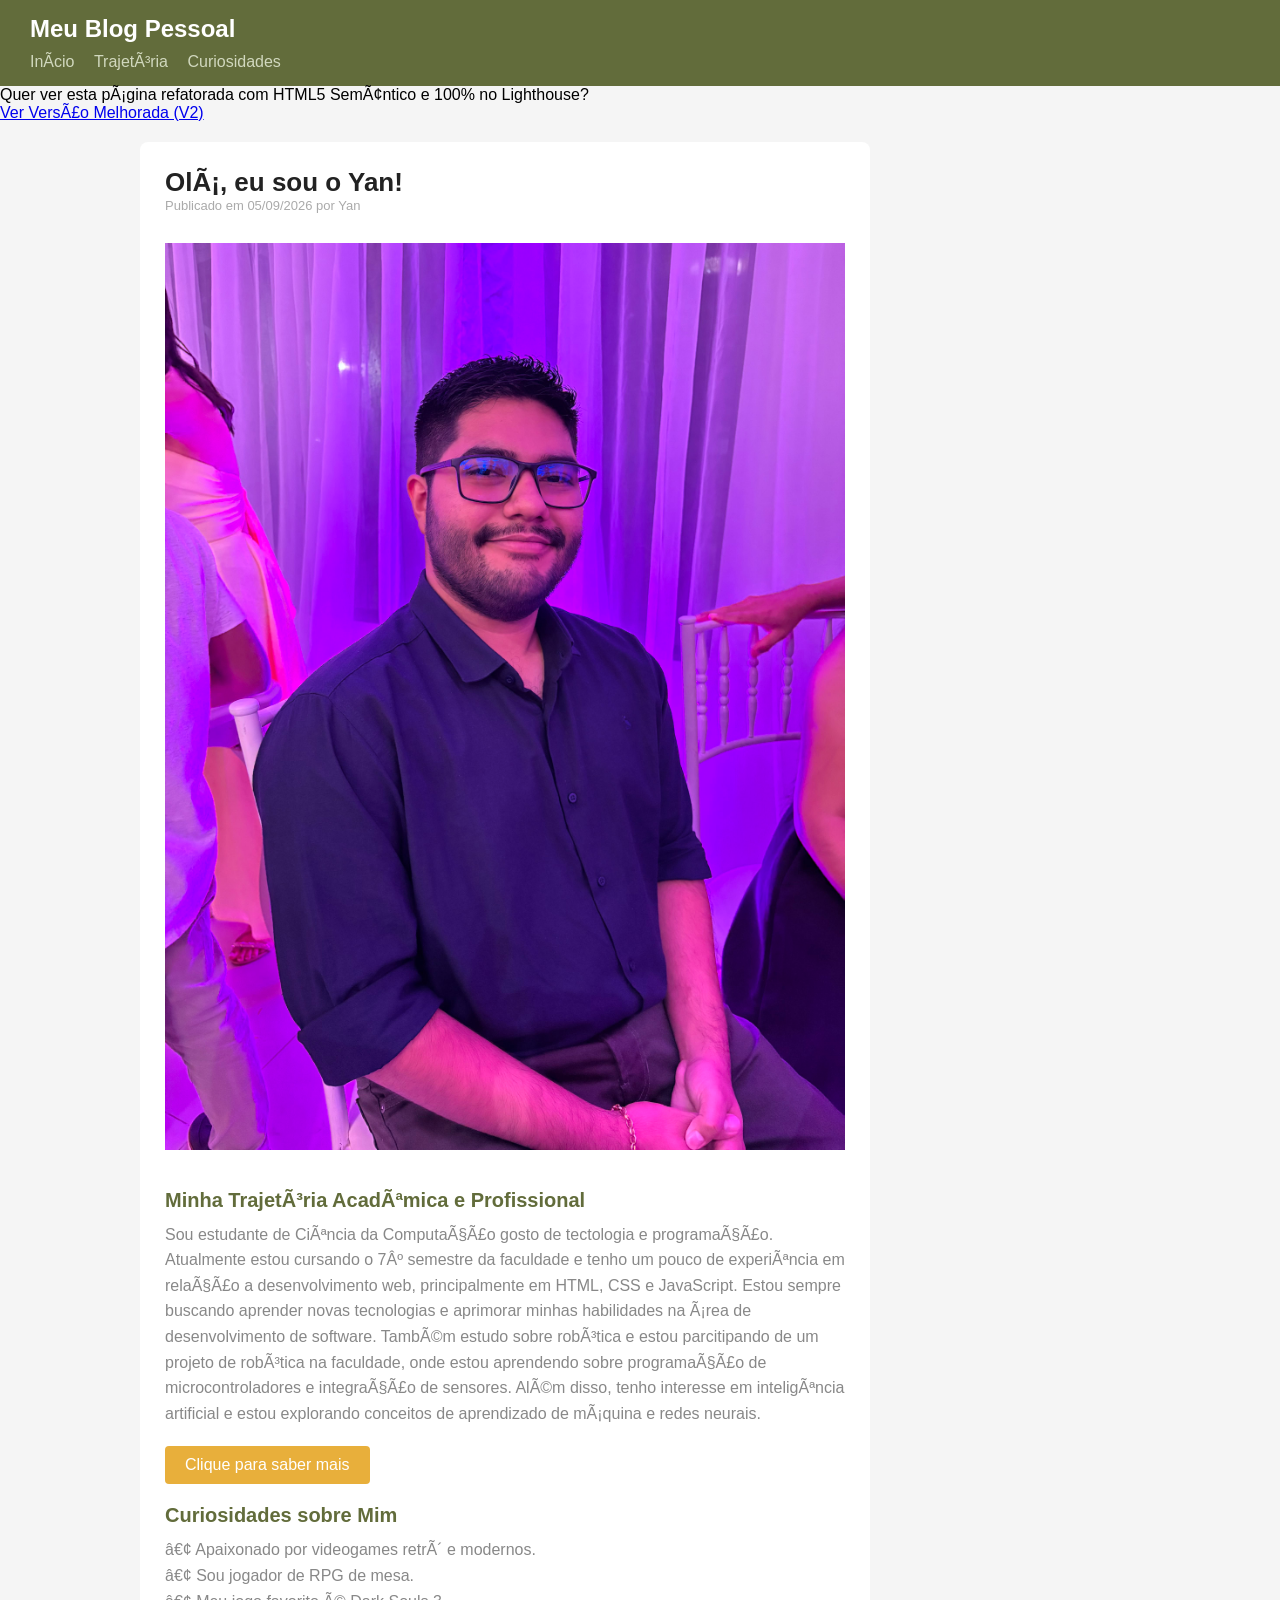
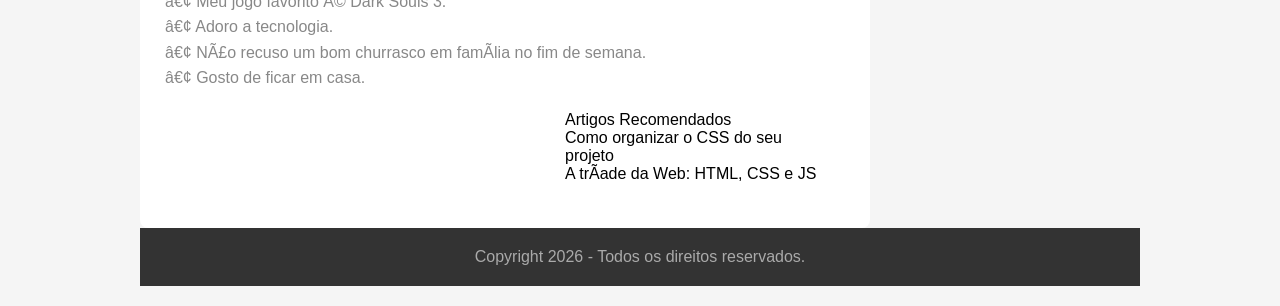
<file: Não-semântico/index.html>
<!DOCTYPE html>
<html>
<head>
<!-- Falhas intencionais: Ausência de meta charset, viewport e description -->
<title>pagina</title>
<link rel="stylesheet" href="style.css">
</head>
<body>
<!-- Topo Não Semântico -->
<div class="topo">
  <div class="nome-site">Meu Blog Pessoal</div>
  <div class="links-menu">
    <div class="link-item" onclick="alert('Indo para Início')">Início</div>
    <div class="link-item" onclick="alert('Indo para Trajetória')">Trajetória</div>
    <div class="link-item" onclick="alert('Indo para Curiosidades')">Curiosidades</div>
  </div>
</div>
<div class="banner-versao2">
  <p> Quer ver esta página refatorada com HTML5 Semântico e 100% no Lighthouse?</p>
  <a href="../Semântico/index.html" class="btn-ir-versao2">Ver Versão Melhorada (V2)</a>
</div>
<div class="corpo-pagina">
  <!-- Bloco de Conteúdo Principal -->
  <div class="conteudo-principal">
    <div class="post-perfil">
      <div class="titulo-post">Olá, eu sou o Yan!</div>
      <div class="subtitulo-autor">Publicado em 05/09/2026 por Yan</div>
      <div class="bloco-foto">
       
        <img src="src/Yan.jpg" alt="Foto de Yan" class="foto-perfil">
      </div>
      <div class="secao-texto">
        <div class="titulo-secao">Minha Trajetória Acadêmica e Profissional</div>
        <div class="texto">
          Sou estudante de Ciência da Computação gosto de tectologia e programação. Atualmente estou cursando o 7º semestre da faculdade e tenho um pouco de experiência em relação a desenvolvimento web, principalmente em HTML, CSS e JavaScript. Estou sempre buscando aprender novas tecnologias e aprimorar minhas habilidades na área de desenvolvimento de software.
          Também estudo sobre robótica e estou parcitipando de um projeto de robótica na faculdade, onde estou aprendendo sobre programação de microcontroladores e integração de sensores. Além disso, tenho interesse em inteligência artificial e estou explorando conceitos de aprendizado de máquina e redes neurais. 
      </div>
      <!-- Elemento de interação inacessível (sem tag button, sem foco por teclado) -->
      <div class="botao-interativo" id="btn-mensagem">
        Clique para saber mais
      </div>
      <div id="mensagem-secreta" style="display:none; margin-top:15px; color:#aaa;">
        "O segredo da web moderna é a constante evolução!"
      </div>
    </div>
    <div class="secao-texto">
      <div class="titulo-secao">Curiosidades sobre Mim</div>
      <div class="texto">
        • Apaixonado por videogames retrô e modernos.<br>
        • Sou jogador de RPG de mesa.<br>
        • Meu jogo favorito é Dark Souls 3.<br>
        • Adoro a tecnologia.<br>
        • Não recuso um bom churrasco em família no fim de semana.<br>
        • Gosto de ficar em casa.<br>
        
      </div>
    </div>
  </div>
  <!-- Barra Lateral -->
  <div class="barra-lateral">
    <div class="titulo-lateral">Artigos Recomendados</div>
    <div class="item-lateral">Como organizar o CSS do seu projeto</div>
    <div class="item-lateral">A tríade da Web: HTML, CSS e JS</div>
  </div>
</div>
<!-- Rodapé -->
<div class="rodape">
  <div>Copyright 2026 - Todos os direitos reservados.</div>
</div>
<script src="script.js"></script>
</body>
</html>
</file>
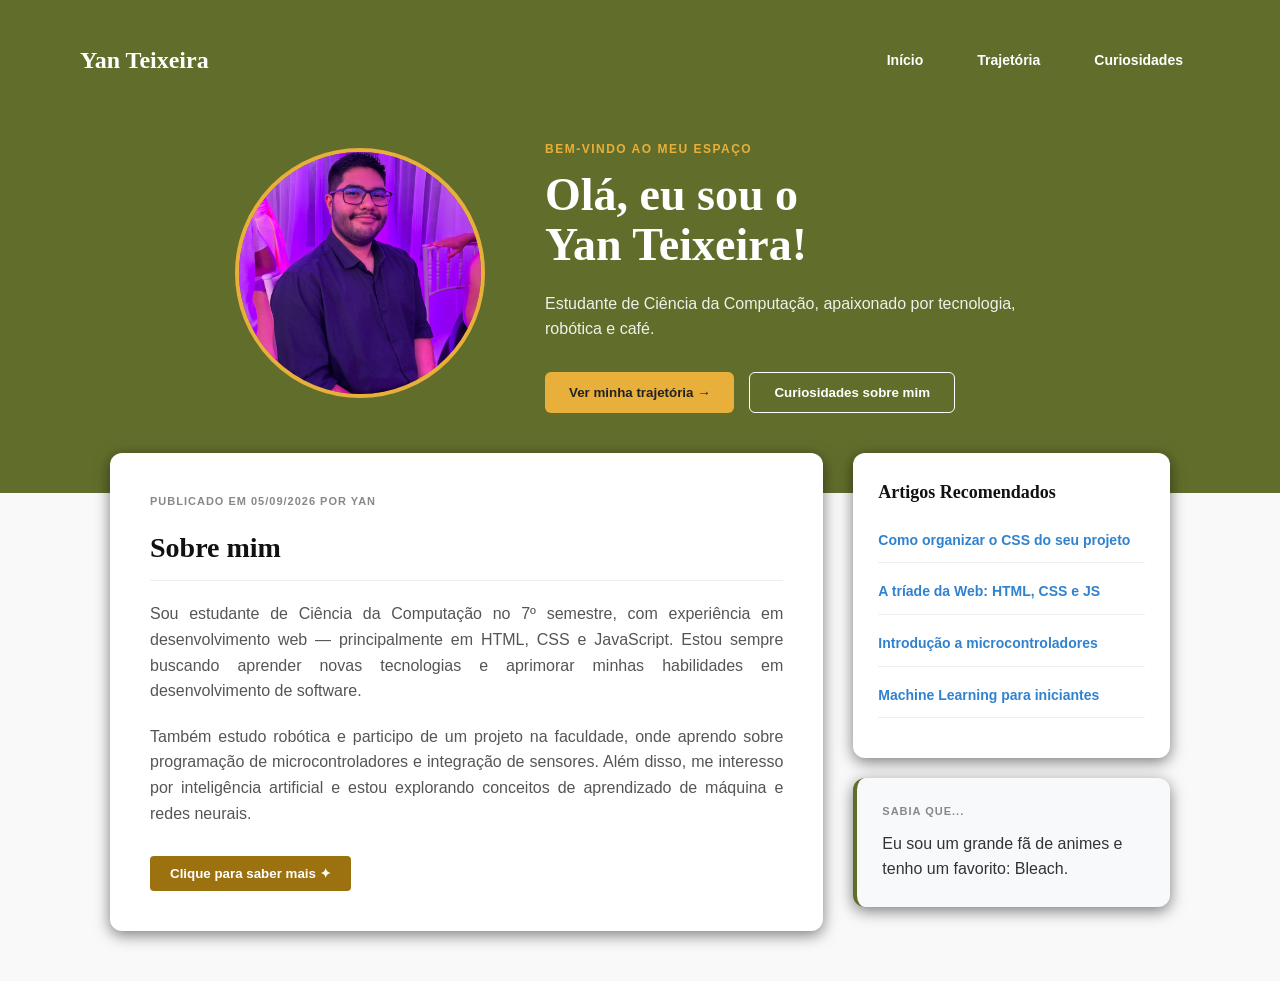
<file: Semântico/index.html>
<!DOCTYPE html>
<html lang="pt-BR">
<head>
    <meta charset="UTF-8">
    <title>Blog Yan Teixeira</title>
    <link rel="stylesheet" href="style.css">
    
</head>
<body>
    <!-- 1. CABEÇALHO FIXO: Fica de fora das páginas para nunca sumir da tela -->
    <header class="fundo-verde" style="padding-bottom: 0;">
        <div class="topo-container">
            <div class="logo">Yan Teixeira</div>
            <nav class="menu">
                <a href="#inicio" onclick="trocarPagina('inicio')">Início</a>
                <a href="#trajetoria" onclick="trocarPagina('trajetoria')">Trajetória</a>
                <a href="#curiosidades" onclick="trocarPagina('curiosidades')">Curiosidades</a>
            </nav>
        </div>
    </header>

    <!-- 2. PÁGINA 1: INÍCIO (Toda a apresentação agora está agrupada aqui) -->
    <div id="inicio" class="pagina-conteudo">
        <div class="fundo-verde">
            <section class="hero-container">
                <div class="hero-imagem">
                    <img src="src/Yan.jpg" alt="Foto de Yan Teixeira">
                </div>
                <div class="hero-texto">
                    <span class="boas-vindas">BEM-VINDO AO MEU ESPAÇO</span>
                    <h1>Olá, eu sou o<br>Yan Teixeira!</h1>
                    <p>Estudante de Ciência da Computação, apaixonado por tecnologia, robótica e café.</p>
                    
                    <div class="botoes">
                        <button class="btn-primario" onclick="trocarPagina('trajetoria')">Ver minha trajetória →</button>
                        <button class="btn-secundario" onclick="trocarPagina('curiosidades')">Curiosidades sobre mim</button>
                    </div>
                </div>
            </section>
        </div>
        
        <main class="conteudo-principal">
            <article class="secao-sobre">
                <span class="data-publicacao">PUBLICADO EM 05/09/2026 POR YAN</span>
                <h2>Sobre mim</h2>
                <p>Sou estudante de Ciência da Computação no 7º semestre, com experiência em desenvolvimento web — principalmente em HTML, CSS e JavaScript. Estou sempre buscando aprender novas tecnologias e aprimorar minhas habilidades em desenvolvimento de software.</p>
                <p>Também estudo robótica e participo de um projeto na faculdade, onde aprendo sobre programação de microcontroladores e integração de sensores. Além disso, me interesso por inteligência artificial e estou explorando conceitos de aprendizado de máquina e redes neurais.</p>
                <button class="btn-acao-escura">Clique para saber mais ✦</button>
            </article>

            <aside class="barra-lateral">
                <div class="card">
                    <h3>Artigos Recomendados</h3>
                    <ul class="lista-links">
                        <li><a href="#">Como organizar o CSS do seu projeto</a></li>
                        <li><a href="#">A tríade da Web: HTML, CSS e JS</a></li>
                        <li><a href="#">Introdução a microcontroladores</a></li>
                        <li><a href="#">Machine Learning para iniciantes</a></li>
                    </ul>
                </div>
                
                <div class="card card-destaque">
                    <span class="sabia-que">SABIA QUE...</span>
                    <p>Eu sou um grande fã de animes e tenho um favorito: Bleach.</p>
                </div>
            </aside>
        </main>
    </div>
    
    <!-- PÁGINA 2: TRAJETÓRIA -->
    <section id="trajetoria" class="pagina-conteudo oculta secao-clara">
        <div class="cabecalho-secao">
            <span class="subtitulo-secao">MINHA HISTÓRIA</span>
            <h2>Trajetória Acadêmica<br>e Profissional</h2>
            <p>Uma jornada construída com curiosidade, dedicação e muito código.</p>
        </div>

        <div class="linha-do-tempo">
            <!-- Item 1 -->
            <div class="item-timeline">
                <div class="icone-timeline">🎓</div>
                <div class="conteudo-timeline">
                    <span class="ano-timeline">2023</span>
                    <h3>Início na Computação</h3>
                    <p>Ingressei no curso de Ciência da Computação e tive meu primeiro contato com lógica de programação e algoritmos.</p>
                </div>
            </div>
            <!-- Item 2 -->
            <div class="item-timeline">
                <div class="icone-timeline">💻</div>
                <div class="conteudo-timeline">
                    <span class="ano-timeline">2024</span>
                    <h3>Desenvolvimento Web</h3>
                    <p>Aprofundei estudos em HTML, CSS e JavaScript, construindo projetos pessoais e entendendo a tríade da web moderna.</p>
                </div>
            </div>
            <!-- Item 3 -->
            <div class="item-timeline">
                <div class="icone-timeline">🤖</div>
                <div class="conteudo-timeline">
                    <span class="ano-timeline">2026</span>
                    <h3>Projeto de Robótica</h3>
                    <p>Entrei para um projeto de robótica na faculdade, aprendendo sobre microcontroladores e integração de sensores físicos.</p>
                </div>
            </div>
            <!-- Item 4 -->
            <div class="item-timeline">
                <div class="icone-timeline">🧠</div>
                <div class="conteudo-timeline">
                    <span class="ano-timeline">2026</span>
                    <h3>Inteligência Artificial</h3>
                    <p>Explorando conceitos de aprendizado de máquina e redes neurais aplicadas a problemas reais.</p>
                </div>
            </div>
        </div>
    </section>

    <!-- PÁGINA 3: CURIOSIDADES -->
    <section id="curiosidades" class="pagina-conteudo oculta secao-clara">
        <div class="cabecalho-secao">
            <span class="subtitulo-secao">ALÉM DO CÓDIGO</span>
            <h2>Curiosidades sobre Mim</h2>
            
        </div>

        <div class="grid-curiosidades">
            <div class="card-curiosidade verde">
                <div class="icone-curiosidade">🎮</div>
                <h3>Gamer de coração</h3>
                <p>Apaixonado por videogames retrô e modernos — de Super Mario a RPGs modernos, sou fã de qualquer era do gaming. Meu jogo favorito é Dark souls 3.</p>
            </div>
            
            <div class="card-curiosidade laranja">
                <div class="icone-curiosidade">🥋</div>
                <h3>Esportes</h3>
                <p>Pratiquei Karate por 5 anos e handebol por 2 anos. Disputei alguns campeonatos estaduais de ambos os esportes.</p>
            </div>
            
            <div class="card-curiosidade rosa">
                <div class="icone-curiosidade">🌸</div>
                <h3>Animes</h3>
                <p>Gosto bastante de animes. Meu favorito é Bleach</p>
            </div>
            
            <div class="card-curiosidade vermelho">
                <div class="icone-curiosidade">🍖</div>
                <h3>Churrasco em família</h3>
                <p>Não recuso um bom churrasco em família no fim de semana. Laços humanos também são parte do código de vida.</p>
            </div>
            
            <div class="card-curiosidade cinza">
                <div class="icone-curiosidade">🔬</div>
                <h3>Cientista Curioso</h3>
                <p>Interesse profundo em inteligência artificial — explorar redes neurais é como desvendar uma nova linguagem da natureza.</p>
            </div>
            
            <div class="card-curiosidade roxo">
                <div class="icone-curiosidade">⚡</div>
                <h3>Maker & Hardware</h3>
                <p>Projetos com Arduino e microcontroladores são uma paixão paralela — quando o código faz algo físico acontecer, a magia é real.</p>
            </div>
        </div>
    </section>

    <!-- O Script manipula a DOM e altera as classes destas seções -->
    <script src="script.js"></script>
</body>
</html>
</file>
<file: Não-semântico/style.css>
* { margin: 0; padding: 0; }
body { font-family: Arial, sans-serif; background-color: #f5f5f5; }
/* Largura fixa: QUEBRA no celular gerando barra de rolagem horizontal */
.corpo-pagina { width: 1000px; margin: 20px auto; }
.topo { background-color: #626C3B; color: #fff; padding: 15px 30px; }
.nome-site { font-size: 24px; font-weight: bold; }
.links-menu { margin-top: 10px; }
.link-item { display: inline-block; margin-right: 15px; cursor: pointer; color: #d1d8be; }
.conteudo-principal { float: left; width: 680px; background: white; padding: 25px; border-radius: 8px; }
.barra-lateral { float: right; width: 260px; background: white; padding: 20px; border-radius: 8px; }
.foto-perfil { width: 100%; margin: 15px 0; }
/* Falha WCAG: Cinza claro difícil de ler */
.texto { line-height: 1.6; color: #888; }
.titulo-post { font-size: 26px; font-weight: bold; color: #222; }
/* Falha WCAG: Contraste insuficiente com fundo branco */
.subtitulo-autor { font-size: 13px; color: #aaa; margin-bottom: 15px; }
.titulo-secao { font-size: 20px; font-weight: bold; margin: 20px 0 10px 0; color: #626C3B; }
/* Falha WCAG: Amarelo com texto branco tem baixo contraste */
.botao-interativo { display: inline-block; background-color: #E8AF3B; color: #ffffff; padding: 10px 20px; margin-top: 20px; border-radius: 4px; cursor: pointer; }
.rodape { clear: both; background: #333; color: #aaa; text-align: center; padding: 20px; margin-top: 40px; }
</file>
<file: Semântico/style.css>
/* Variáveis para padronizar as cores do site[cite: 3] */
:root {
    --cor-primaria: #616e2b; /* Verde oliva escuro[cite: 3] */
    --cor-destaque: #E8AF3B; /* Amarelo da borda e botão */
    --cor-fundo-claro: #F9F9F9;
    --cor-texto-escuro: #333333;
    --cor-texto-claro: #FFFFFF;
    --sombra-card: 0 4px 15px rgba(0, 0, 0, 0.5); /* Sombra difusa[cite: 3] */
    --fonte-titulos: 'Georgia', 'Times New Roman', serif;
    --fonte-textos: 'Open Sans', 'Arial', sans-serif;
}
.oculta {
    display: none !important;
}

* {
    margin: 0;
    padding: 0;
    box-sizing: border-box;
}

body {
    font-family: var(--fonte-textos);
    background-color: var(--cor-fundo-claro);
    color: var(--cor-texto-escuro);
    line-height: 1.6;
}


.fundo-verde {
    background-color: var(--cor-primaria);
    color: var(--cor-texto-claro);
    padding-bottom: 80px; 
    padding-top: 10px; /* Espaço entre o topo e o conteúdo */
}

.topo-container {
    display: flex;
    justify-content: space-between; /* Afasta o logo do menu[cite: 9] */
    align-items: center;
    max-width: 1200px;
    margin: 0 auto;
    padding: 30px 40px;
}

.logo {
    font-family: var(--fonte-titulos);
    font-size: 24px;
    font-weight: bold;
}

.menu {
    display: flex;
    gap: 20px;
}

.menu a {
    color: var(--cor-texto-claro);
    text-decoration: none;
    font-size: 14px;
    font-weight: bold;
    padding: 8px 16px;
    border-radius: 6px;
    border: 1px solid transparent;
    transition: all 0.3s;
}

/* Efeito no link do menu ativo e ao passar o mouse */
.menu a.ativo, .menu a:hover {
    border: 1px solid rgba(255, 255, 255, 0.4);
    background-color: rgba(255, 255, 255, 0.1);
}


.hero-container {
    display: flex;
    align-items: center;
    justify-content: center;
    gap: 60px;
    max-width: 1000px;
    margin: 20px auto 0 auto;
    padding: 0 20px;
}

.hero-imagem img {
    width: 250px;
    height: 250px;
    border-radius: 50%; /* Torna a foto perfeitamente redonda */
    border: 4px solid var(--cor-destaque);
    object-fit: cover;
}

.hero-texto {
    max-width: 500px;
}

.boas-vindas {
    color: var(--cor-destaque);
    font-size: 12px;
    font-weight: bold;
    letter-spacing: 1.5px;
    text-transform: uppercase;
    display: block;
    margin-bottom: 10px;
}

.hero-texto h1 {
    font-family: var(--fonte-titulos);
    font-size: 46px;
    line-height: 1.1;
    margin-bottom: 20px;
}

.hero-texto p {
    font-size: 16px;
    opacity: 0.9;
    margin-bottom: 30px;
}

/* Botões do topo */
.botoes {
    display: flex;
    gap: 15px;
}

.btn-primario {
    background-color: var(--cor-destaque);
    color: #222;
    border: none;
    padding: 12px 24px;
    font-weight: bold;
    border-radius: 6px;
    cursor: pointer;
    transition: transform 0.3s ease;
}



.btn-primario:hover {
    transform: translateY(-2px);
}

.btn-secundario {
    background-color: transparent;
    color: var(--cor-texto-claro);
    border: 1px solid var(--cor-texto-claro);
    padding: 12px 24px;
    font-weight: bold;
    border-radius: 6px;
    cursor: pointer;
    transition: background-color 0.3s ease;
}

.btn-secundario:hover {
    background-color: rgba(255, 255, 255, 0.1);
}

.conteudo-principal {
    display: flex; /* Coloca a seção de texto e a lateral lado a lado[cite: 3] */
    gap: 30px;
    max-width: 1100px;
    margin: -40px auto 50px auto; /* A margem negativa sobe a caixa branca sobre o fundo verde */
    padding: 0 20px;
    align-items: flex-start;
}

/* Caixa principal (Esquerda) */
.secao-sobre {
    flex: 2; /* Ocupa o dobro do espaço da barra lateral */
    background-color: #FFFFFF;
    padding: 40px;
    border-radius: 12px;
    box-shadow: var(--sombra-card);
}

.data-publicacao {
    font-size: 11px;
    font-weight: bold;
    color: #888;
    letter-spacing: 1px;
    display: block;
    margin-bottom: 15px;
}

.secao-sobre h2 {
    font-family: var(--fonte-titulos);
    font-size: 28px;
    color: #111;
    margin-bottom: 20px;
    border-bottom: 1px solid #EEEEEE;
    padding-bottom: 10px;
}

.secao-sobre p {
    margin-bottom: 20px;
    color: #555;
    text-align: justify;
}

.btn-acao-escura {
    background-color: #9C7210;
    color: #FFF;
    border: none;
    padding: 10px 20px;
    font-weight: bold;
    border-radius: 4px;
    cursor: pointer;
    margin-top: 10px;
}

/* Barra Lateral (Direita) */
.barra-lateral {
    flex: 1; /* Ocupa espaço menor na tela */
    display: flex;
    flex-direction: column;
    gap: 20px;
}

.card {
    background-color: #FFFFFF;
    padding: 25px;
    border-radius: 12px;
    box-shadow: var(--sombra-card);
}

.card h3 {
    font-family: var(--fonte-titulos);
    font-size: 18px;
    color: #111;
    margin-bottom: 20px;
}

.lista-links {
    list-style: none;
}

.lista-links li {
    margin-bottom: 15px;
    border-bottom: 1px solid #EEEEEE;
    padding-bottom: 10px;
}

.lista-links a {
    text-decoration: none;
    color: #3182ce;
    font-size: 14px;
    font-weight: bold;
}

.lista-links a:hover {
    color: #2b6cb0;
    text-decoration: underline;
}

/* Card menor de curiosidade */
.card-destaque {
    background-color: #F8F9FA;
    border-left: 4px solid var(--cor-primaria); /* Detalhe lateral verde */
}

.sabia-que {
    font-size: 11px;
    font-weight: bold;
    color: #888;
    letter-spacing: 1px;
    display: block;
    margin-bottom: 10px;
}

/* ========================================================
   ESTILOS GERAIS PARA AS NOVAS PÁGINAS (PÁG 2 E 3)
   ======================================================== */
.secao-clara {
    background-color: #Fdfcf8; /* Fundo creme super claro igual da imagem */
    padding: 60px 20px;
    min-height: 100vh;
}

.cabecalho-secao {
    text-align: center;
    margin-bottom: 50px;
}

.subtitulo-secao {
    display: block;
    color: #9C7210;
    font-size: 11px;
    font-weight: bold;
    letter-spacing: 1.5px;
    text-transform: uppercase;
    margin-bottom: 10px;
    font-family: var(--fonte-textos), sans-serif;
}

.cabecalho-secao h2 {
    font-family: var(--fonte-titulos), serif;
    font-size: 38px;
    color: #111;
    margin: 0 auto 15px auto;
    max-width: 600px;
    line-height: 1.2;
}

.cabecalho-secao p {
    color: #666;
    font-size: 16px;
    margin: 0 auto;
    padding: 0;
    text-align: center;
    max-width: 500px;
}

/* ========================================================
   PÁGINA 2: LINHA DO TEMPO (TRAJETÓRIA)
   ======================================================== */
.linha-do-tempo {
    max-width: 800px;
    margin: 0 auto;
    position: relative;
    padding: 20px 0;
}

/* A linha vertical do meio */
.linha-do-tempo::before {
    content: '';
    position: absolute;
    left: 45px; /* Posição exata do centro dos ícones */
    top: 0;
    bottom: 0;
    width: 2px;
    background-color: #E6E0D4;
}

.item-timeline {
    display: flex;
    gap: 30px;
    margin-bottom: 30px;
    position: relative;
}

.icone-timeline {
    width: 50px;
    height: 50px;
    min-width: 50px;
    border-radius: 50%;
    background-color: #fff;
    border: 2px solid #E6E0D4;
    display: flex;
    align-items: center;
    justify-content: center;
    font-size: 22px;
    z-index: 2; /* Garante que o ícone fique por cima da linha */
    box-shadow: 0 4px 10px rgba(0,0,0,0.03);
    margin-left: 20px;
}

.conteudo-timeline {
    background-color: #fff;
    padding: 25px 35px;
    border-radius: 12px;
    flex: 1;
    box-shadow: 0 4px 20px rgba(0,0,0,0.04);
}

.ano-timeline {
    color: #B5852A;
    font-weight: bold;
    font-size: 12px;
    letter-spacing: 1px;
}

.conteudo-timeline h3 {
    margin: 5px 0 10px 0;
    padding: 0;
    font-size: 20px;
    color: #222;
}

/* Neutraliza os estilos globais de parágrafo apenas aqui dentro */
.conteudo-timeline p {
    margin: 0;
    padding: 0;
    text-align: left;
    font-size: 15px;
    color: #666;
    line-height: 1.6;
}

/* ========================================================
   PÁGINA 3: GRID DE CURIOSIDADES
   ======================================================== */
.grid-curiosidades {
    display: flex; /* Organiza os cards flexivelmente[cite: 12] */
    flex-wrap: wrap;
    gap: 25px;
    max-width: 1100px;
    margin: 0 auto;
    justify-content: center;
}

.card-curiosidade {
    flex: 1 1 300px; /* Cresce e encolhe, base de 300px */
    padding: 30px;
    border-radius: 16px;
    background-color: #fff;
    border: 1px solid #eee;
    box-shadow: 0 4px 15px rgba(0,0,0,0.02);
    transition: transform 0.3s ease, box-shadow 0.3s ease;
}

.card-curiosidade:hover {
    transform: translateY(-5px);
    box-shadow: 0 8px 25px rgba(0,0,0,0.08);
}

.icone-curiosidade {
    font-size: 30px;
    margin-bottom: 15px;
}

.card-curiosidade h3 {
    margin: 0 0 15px 0;
    padding: 0;
    font-size: 20px;
    color: #111;
}

/* Neutraliza estilos globais de p */
.card-curiosidade p {
    margin: 0;
    padding: 0;
    text-align: left;
    font-size: 14px;
    color: #555;
    line-height: 1.6;
}

/* Cores de fundo e borda suaves baseadas na imagem */
.card-curiosidade.verde { background-color: #F6F9F6; border-color: #E2EFE2; }
.card-curiosidade.laranja { background-color: #FFF8F0; border-color: #FDE8D4; }
.card-curiosidade.rosa { background-color: #FFF4F6; border-color: #FCE1E6; }
.card-curiosidade.vermelho { background-color: #FFF6F4; border-color: #FBE5E1; }
.card-curiosidade.cinza { background-color: #F7F9F7; border-color: #EAEFEA; }
.card-curiosidade.roxo { background-color: #F8F6FF; border-color: #EBE5FF; }
</file>
